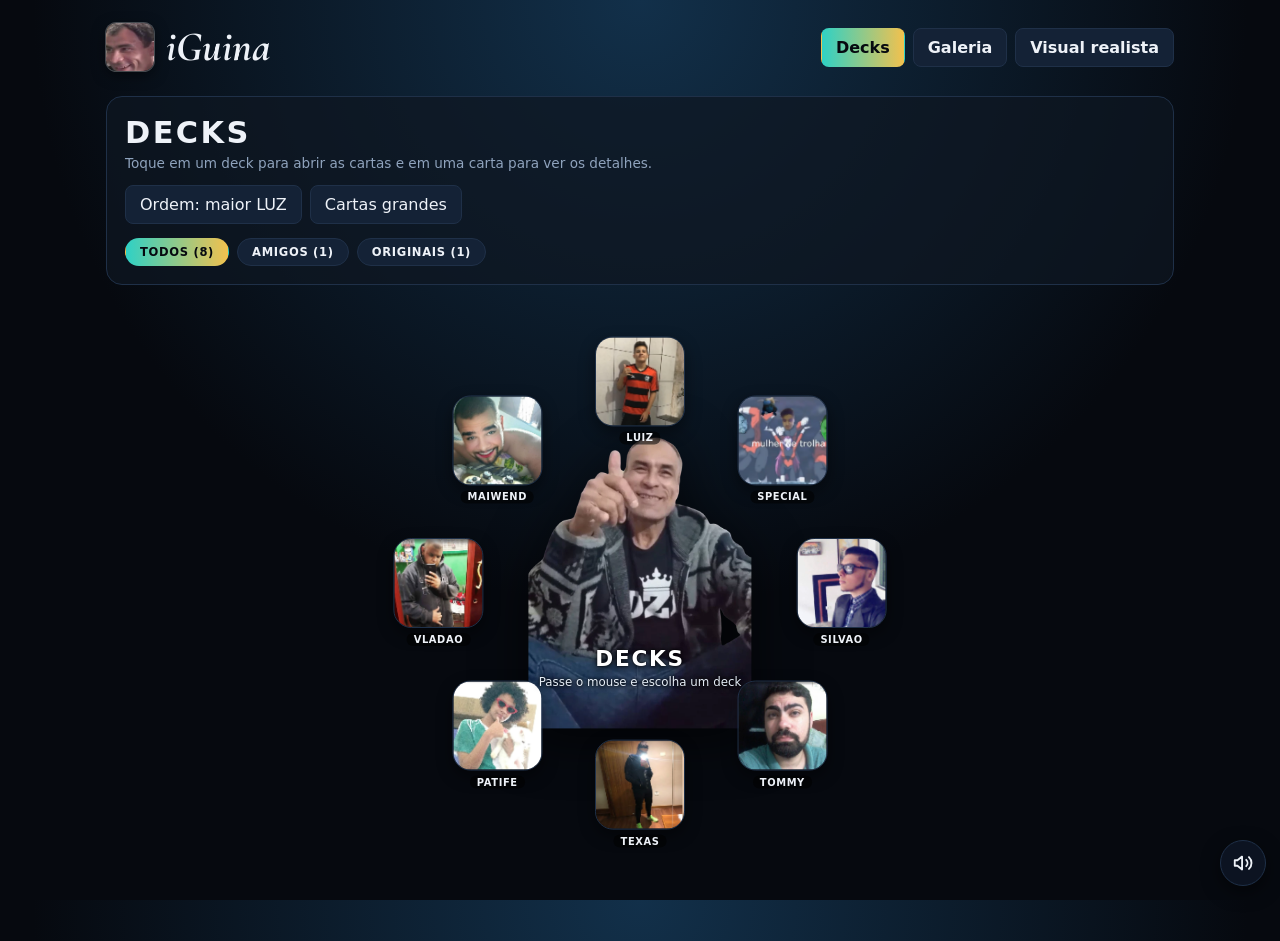
<file: index.html>
<!DOCTYPE html>
<html lang="pt-BR">
<head>
<meta charset="utf-8">
<meta name="viewport" content="width=device-width, initial-scale=1, viewport-fit=cover">
<title>iGuina</title>
<link rel="stylesheet" href="css/style.css">
<link href="https://fonts.googleapis.com/css2?family=Cormorant+Garamond:ital,wght@1,600&family=Cinzel:wght@600;700&family=EB+Garamond:ital,wght@0,400;0,600;1,400&display=swap" rel="stylesheet">
<body>
<button type="button" class="mus" id="mus"></button>
<header>
  <h1 class="logo"><img class="logoic" id="logoic" alt=""><span id="logot">iGuina</span></h1>
  <nav aria-label="Seções">
    <button type="button" id="td" aria-pressed="true">Decks</button>
    <button type="button" id="tg" aria-pressed="false">Galeria</button>
    <button type="button" id="tm" aria-pressed="false">Criar carta</button>
    <button type="button" id="ts" aria-pressed="true">Visual realista</button>
  </nav>
</header>
<main>
  <section id="dks">
    <div class="dkhead">
      <div class="dkt"><h2 id="dtitle"></h2><p id="dsub"></p></div>
      <div class="dktools">
        <button type="button" class="ghost" id="dsort"></button>
        <button type="button" class="ghost" id="dexp"></button>
        <button type="button" class="ghost" id="dsize"></button>
        <button type="button" class="ghost" id="dedit"></button>
      </div>
      <div class="dkedit" id="dkedit" hidden>
        <label>Nome do site<input id="elogo"></label>
        <label>Ícone do site<input type="file" id="elogoic" accept="image/*"></label>
        <label>Título da página<input id="etitle"></label>
        <label>Subtítulo<input id="esub"></label>
        <label>Imagem do centro da roda (PNG sem fundo fica melhor)<input type="file" id="ecim" accept="image/*"></label>
        <button type="button" class="ghost" id="ecrm">Usar a imagem padrão</button>
        <button type="button" id="dnew">+ Novo deck</button>
        <button type="button" class="ghost" id="dexport">Exportar para visualização</button>
        <span class="expst" id="expst"></span>
      </div>
      <div class="chips" id="dchips"></div>
    </div>
    <div id="orbit"></div>
    <div id="dpanel"></div>
    <div id="dlist" hidden></div>
  </section>
  <section id="gal" hidden>
    <div class="tools">
      <input id="q" type="search" placeholder="Buscar por nome, frase ou habilidade" aria-label="Buscar cartas">
      <select id="fr" aria-label="Filtrar por raridade"><option value="">Todas as raridades</option><option>Comum</option><option>Rara</option><option>Épica</option><option>Lendária</option><option>Mítica</option><option>Necromante</option><option>Coração Partido</option><option>Rage</option><option>Vida Boa</option><option>Forma Base</option><option>Moments</option><option>Counter</option></select>
      <select id="so" aria-label="Ordenar"><option value="p">Maior poder</option><option value="n">Nome</option><option value="r">Mais recentes</option></select>
    </div>
    <div class="grid" id="grid"></div>
    <p class="none" id="none" hidden>Nenhuma carta encontrada.</p>
  </section>
  <section id="mk" hidden>
    <div class="work">
      <div id="pv" aria-live="polite"></div>
      <form id="f" autocomplete="off">
        <label>Nome<input id="name"></label>
        <label>Subtítulo (frase logo abaixo do nome)<input id="sub"></label>
        <label>Nome da habilidade<input id="ab"></label>
        <label>O que a habilidade faz<textarea id="abd"></textarea></label>
        <label>Descrição (frase de efeito no rodapé)<textarea id="desc"></textarea></label>
        <div class="row">
          <label>Tipo<input id="type"></label>
          <label style="grid-template-columns:1fr">Raridade<select id="rar"><option>Comum</option><option>Rara</option><option>Épica</option><option>Lendária</option><option>Mítica</option><option>Necromante</option><option>Coração Partido</option><option>Rage</option><option>Vida Boa</option><option>Forma Base</option><option>Moments</option><option>Counter</option></select></label>
        </div>
        <label>Deck<select id="cdk"></select></label>
        <label>Foto<input type="file" id="photo" accept="image/*"></label>
        <fieldset id="fxp"><legend>Efeitos da foto</legend>
          <label class="chk"><input type="checkbox" id="cut"> Remover o fundo (detecta a pessoa ou o objeto no centro)</label>
          <label>Sensibilidade do fundo<input type="range" id="tol" min="10" max="120" value="45"></label>
          <label>Vinheta: esmaecer as bordas e mesclar com a carta<input type="range" id="vig" min="0" max="100" value="0"></label>
        </fieldset>
        <label class="chk"><input type="checkbox" id="full"> Arte total (a foto ocupa a carta inteira)</label>
        <div id="bopts" hidden style="display:grid;gap:10px">
        <label class="chk"><input type="checkbox" id="over"> Traçado do fundo por cima da foto</label>
        <label class="chk"><input type="checkbox" id="sil" checked> Moments: silhueta sobre a foto</label>
        <label>Cor da carta<input type="color" id="bcolor" value="#8fd8ff"></label>
        <button type="button" class="ghost" id="bclr">Voltar à cor padrão</button>
        </div>
        <div id="hopts" hidden style="display:grid;gap:10px">
          <label class="chk"><input type="checkbox" id="hattr" checked> Mostrar os atributos (Coração Partido e Counter)</label>
        </div>
        <fieldset id="st"><legend>Atributos (nome e nota de 0 a 100)</legend></fieldset>
        <button type="button" id="save">Salvar na galeria</button>
      </form>
    </div>
  </section>
</main>
<dialog id="dlg" aria-label="Detalhe da carta">
  <div id="big"></div>
  <div class="acts">
    <button type="button" class="ghost" id="ed">Editar</button>
    <button type="button" class="ghost" id="rm">Remover</button>
    <button type="button" id="cl">Fechar</button>
  </div>
</dialog>
<dialog id="icdlg" aria-label="Mudar o ícone do deck">
  <div class="icbox">
    <h3>Ícone do deck</h3>
    <label>Emoji ou símbolo<input id="icem" maxlength="4" placeholder="🎮"></label>
    <label>Ou envie uma imagem<input type="file" id="icf" accept="image/*"></label>
    <div class="icprev" id="icprev"></div>
    <div class="acts"><button type="button" class="ghost" id="icno">Cancelar</button><button type="button" id="icok">Salvar</button></div>
  </div>
</dialog>
<script src="js/data.js"></script>
<script src="js/app.js"></script>
</body>
</html>
</file>
<file: css/style.css>
:root{
  color-scheme: dark;
  --bg:#06090f; --card:#0e1624; --ink:#eef2f8; --muted:#8fa3bd; --line:#1f3048; --field:#142236; --a:#f2c14e; --b:#2fd1c5;
  box-sizing:border-box; padding-top:env(safe-area-inset-top,0px); padding-bottom:env(safe-area-inset-bottom,0px);
}
@media (prefers-color-scheme: dark){ :root:not([data-theme="light"]){ --bg:#06090f; --card:#0e1624; --ink:#eef2f8; --muted:#8fa3bd; } }
:root[data-theme="dark"]{ --bg:#06090f; --card:#0e1624; --ink:#eef2f8; --muted:#8fa3bd; }
@property --ang{ syntax:'<angle>'; initial-value:0deg; inherits:false; }
*{ box-sizing:border-box; }
html{ height:100%; }
body{ margin:0; min-height:100%; background:radial-gradient(circle at 50% 0%, #12304a, var(--bg) 55%); color:var(--ink); font-family:system-ui,-apple-system,"Segoe UI",sans-serif; }
header{ max-width:1100px; margin:0 auto; padding:22px 16px 8px; display:flex; flex-wrap:wrap; gap:12px 24px; align-items:center; justify-content:space-between; }
.logo{ margin:0; display:flex; align-items:center; gap:.3em; font-family:'Cormorant Garamond',Georgia,serif; font-style:italic; font-size:clamp(1.8rem,5vw,2.6rem); }
.logoic{ width:1.15em; height:1.15em; border-radius:22%; object-fit:cover; box-shadow:0 0 0 1px rgba(255,255,255,.25),0 4px 14px rgba(0,0,0,.5); }
nav{ display:flex; gap:8px; }
nav button{ background:var(--field); color:var(--ink); border:1px solid var(--line); }
nav button[aria-pressed="true"]{ background:linear-gradient(90deg,var(--b),var(--a)); color:#06090f; border-color:transparent; }
main{ max-width:1100px; margin:0 auto; padding:8px 16px 56px; }
button{ font:inherit; font-weight:600; cursor:pointer; border:0; border-radius:8px; padding:9px 14px; color:#06090f; background:linear-gradient(90deg,var(--b),var(--a)); }
button.ghost{ background:var(--field); color:var(--ink); border:1px solid var(--line); font-weight:500; }
input,textarea,select{ font:inherit; color:var(--ink); background:var(--field); border:1px solid var(--line); border-radius:8px; padding:8px 10px; width:100%; }
input[type=checkbox]{ width:auto; }
textarea{ min-height:64px; resize:vertical; }
:is(input,textarea,select,button,.tile):focus-visible{ outline:2px solid var(--b); outline-offset:2px; }
.tools{ display:grid; grid-template-columns:2fr 1fr 1fr; gap:10px; margin:10px 0 26px; }
@media (max-width:600px){ .tools{ grid-template-columns:1fr; } }
.grid{ display:grid; grid-template-columns:repeat(auto-fill,minmax(min(100%,340px),1fr)); gap:30px; justify-items:center; }
.tile{ cursor:pointer; transition:transform .18s; }
.tile:hover{ transform:translateY(-6px); }
.none{ color:var(--muted); text-align:center; padding:40px 0; }

/* moldura: formato assimétrico + efeitos por raridade */
.frame{ --g:rgba(170,180,192,.2); --ho:0; --go:0; position:relative; width:min(92vw,330px);
  filter:drop-shadow(0 10px 20px rgba(0,0,0,.6)) drop-shadow(0 0 8px var(--g));
  transform:perspective(800px) rotateX(var(--rx,0deg)) rotateY(var(--ry,0deg)); transition:transform .12s ease-out; }
.frame[data-r="Comum"]{ --a:#c3ccd6; --b:#5f6b78; }
.frame[data-r="Rara"]{ --a:#4aa3ff; --b:#2fd1c5; --g:rgba(74,163,255,.5); --ho:.25; }
.frame[data-r="Épica"]{ --a:#b57bff; --b:#ff5fa8; --g:rgba(181,123,255,.6); --ho:.45; --go:.3; }
.frame[data-r="Lendária"]{ --a:#f2c14e; --b:#2fd1c5; --g:rgba(242,193,78,.7); --ho:.6; --go:.45; }
.frame[data-r="Mítica"]{ --a:#ff5fa8; --b:#5ff0ff; --g:rgba(255,120,200,.7); --ho:.85; --go:.6; }
.frame[data-r="Necromante"]{ --a:#39ff6a; --b:#8a948a; --card:#0a0f0b; --g:rgba(57,255,106,.6); --ho:.5; --go:.4; }
.frame:not([data-r="Comum"]){ animation:gl 3s ease-in-out infinite; }
@keyframes gl{
  0%,100%{ filter:drop-shadow(0 10px 20px rgba(0,0,0,.6)) drop-shadow(0 0 6px var(--g)); }
  50%{ filter:drop-shadow(0 10px 20px rgba(0,0,0,.6)) drop-shadow(0 0 22px var(--g)); } }
.card{ position:relative; display:flex; min-height:540px; padding:9px;
  clip-path:polygon(0 6%,6% 0,60% 0,64% 2.4%,100% 2.4%,100% 94%,94% 100%,36% 100%,32% 97.6%,0 97.6%);
  background:linear-gradient(145deg,var(--a),var(--b) 55%,var(--a)); }
.card[data-r="Comum"]{ background:linear-gradient(145deg,#c3ccd6,#5f6b78 50%,#aab4c0); }
.card[data-r="Épica"]{ background:conic-gradient(from var(--ang,0deg),#b57bff,#ff5fa8,#4a2a8a,#b57bff 50%,#ff5fa8,#4a2a8a,#b57bff); animation:spin 5s linear infinite; }
.card[data-r="Lendária"]{ background:conic-gradient(from var(--ang,0deg),#fff3b0,#f2c14e,#a8741a,#f2c14e,#fff3b0,#2fd1c5,#f2c14e,#a8741a,#fff3b0); animation:spin 4s linear infinite; }
.card[data-r="Mítica"]{ background:conic-gradient(from var(--ang,0deg),#ff5f5f,#ffd95f,#5fff8a,#5fd0ff,#9b6bff,#ff5fd0,#ff5f5f); animation:spin 3s linear infinite; }
.card[data-r="Necromante"]{ background:conic-gradient(from var(--ang,0deg),#39ff6a,#080c09,#8a948a,#1a261b,#39ff6a 50%,#080c09,#8a948a,#39ff6a); animation:spin 7s linear infinite; }
.frame[data-r="Necromante"] .holo{ background-image:linear-gradient(115deg,transparent 20%,rgba(57,255,106,.5) 38%,rgba(190,200,190,.4) 52%,rgba(57,255,106,.45) 64%,transparent 80%); }
.frame[data-r="Necromante"] .glit{ animation:tw 2.4s ease-in-out infinite alternate; }
.frame[data-r="Necromante"] .holo::after{ content:""; position:absolute; inset:0; transform:translateX(-120%); animation:sw 5s ease-in-out infinite; background:linear-gradient(115deg,transparent 40%,rgba(160,255,190,.5) 50%,transparent 60%); }
.frame[data-r="Necromante"] .gem{ color:#04110a; }
.fx{ position:absolute; inset:0; z-index:2; pointer-events:none; overflow:hidden; }
.bolts{ position:absolute; inset:0; width:100%; height:100%; filter:drop-shadow(0 0 3px #39ff6a); }
.bolt{ fill:none; stroke:#caffd9; stroke-width:1.6; stroke-linejoin:round; stroke-linecap:round; vector-effect:non-scaling-stroke; opacity:0; animation:fl 4s infinite; }
.bolt:nth-child(2){ animation-delay:1.3s; animation-duration:5s; }
.bolt:nth-child(3){ animation-delay:2.6s; animation-duration:3.4s; }
@keyframes fl{ 0%,80%,100%{ opacity:0; } 82%{ opacity:1; } 84%{ opacity:.2; } 86%{ opacity:1; } 90%{ opacity:0; } }
.hand{ position:absolute; bottom:-16px; width:44px; height:92px; transform-origin:50% 100%; filter:drop-shadow(0 0 3px rgba(57,255,106,.3)) drop-shadow(0 -3px 5px #000); animation:rise 4.4s ease-in-out infinite; }
@keyframes rise{ 0%,100%{ transform:translateY(40px) rotate(var(--r,0deg)); } 38%{ transform:translateY(8px) rotate(var(--r,0deg)); } 44%{ transform:translateY(12px) rotate(calc(var(--r,0deg)*-.6)); } 52%,62%{ transform:translateY(-8px) rotate(calc(var(--r,0deg)*-1)); } 80%{ transform:translateY(24px) rotate(var(--r,0deg)); } }
.frame[data-r="Necromante"] .fx::before{ content:""; position:absolute; inset:auto 0 0 0; height:30%; background:linear-gradient(transparent,rgba(4,14,7,.8)); }
.frame[data-r="Coração Partido"]{ --a:#ff2a5f; --b:#ff7eb6; --card:#12060c; --g:rgba(255,42,95,.65); --ho:.4; --go:.35; }
.card[data-r="Coração Partido"]{ background:conic-gradient(from var(--ang,0deg),#ff2a4d,#0b0508,#ff7eb6,#3a0d1c,#ff2a4d 50%,#0b0508,#ff7eb6,#ff2a4d); animation:spin 6s linear infinite; }
.frame[data-r="Coração Partido"] .holo{ background-image:linear-gradient(115deg,transparent 20%,rgba(255,42,95,.5) 38%,rgba(255,170,210,.45) 52%,rgba(255,42,95,.45) 64%,transparent 80%); }
.frame[data-r="Coração Partido"] .glit{ animation:tw 2.4s ease-in-out infinite alternate; }
.frame[data-r="Coração Partido"] .holo::after{ content:""; position:absolute; inset:0; transform:translateX(-120%); animation:sw 5s ease-in-out infinite; background:linear-gradient(115deg,transparent 40%,rgba(255,190,220,.55) 50%,transparent 60%); }
.hfx .bolts{ filter:drop-shadow(0 0 3px #ff2a5f); }
.hfx .bolt{ stroke:#ffd0e2; }
.heart{ position:absolute; left:50%; top:40%; width:78%; transform:translate(-50%,-50%); overflow:visible; fill:none; stroke:#ff7eb6; stroke-width:2; stroke-linejoin:round; opacity:.5; filter:drop-shadow(0 0 5px #ff2a5f); animation:hb 5s ease-in-out infinite; }
.heart path{ vector-effect:non-scaling-stroke; transform-box:fill-box; transform-origin:50% 100%; }
.heart .hl{ animation:apL 5s ease-in-out infinite; }
.heart .hr{ animation:apR 5s ease-in-out infinite; }
@keyframes hb{ 0%,100%{ opacity:.12; } 45%,60%{ opacity:.85; } }
@keyframes apL{ 0%,100%{ transform:translate(0,0) rotate(0); } 50%{ transform:translate(-3px,1px) rotate(-4deg); } }
@keyframes apR{ 0%,100%{ transform:translate(0,0) rotate(0); } 50%{ transform:translate(3px,2px) rotate(4deg); } }
.frame[data-r="Rage"]{ --a:#ff3b1f; --b:#ff9a1f; --card:#0d0605; --g:rgba(255,70,20,.7); --ho:.45; --go:.4; }
.card[data-r="Rage"]{ background:conic-gradient(from var(--ang,0deg),#ff2a10,#0a0403,#ff9a1f,#2a0a05,#ff2a10 50%,#0a0403,#ff9a1f,#ff2a10); animation:spin 4s linear infinite, shk 4s infinite; }
@keyframes shk{ 0%,86%,100%{ transform:none; } 88%{ transform:translate(1.5px,-1px); } 90%{ transform:translate(-1.5px,1px); } 92%{ transform:translate(1px,1.2px); } 94%{ transform:translate(-1.2px,-1px); } 96%{ transform:translate(.8px,0); } }
.frame[data-r="Rage"] .holo{ background-image:linear-gradient(115deg,transparent 20%,rgba(255,40,20,.55) 38%,rgba(255,170,40,.5) 52%,rgba(255,40,20,.45) 64%,transparent 80%); }
.frame[data-r="Rage"] .glit{ animation:tw 1.6s ease-in-out infinite alternate; }
.frame[data-r="Rage"] .holo::after{ content:""; position:absolute; inset:0; transform:translateX(-120%); animation:sw 3.6s ease-in-out infinite; background:linear-gradient(115deg,transparent 40%,rgba(255,200,120,.55) 50%,transparent 60%); }
.frame[data-r="Rage"] .desc{ color:#ff4a2a; letter-spacing:.02em; border-top-color:#5a1208; text-shadow:0 0 6px rgba(255,40,0,.85), 2px 0 0 rgba(120,0,0,.7), 0 1px 0 #000; animation:dk 3.2s infinite; }
.frame[data-r="Rage"] .abd{ color:#e9c4b4; }
.frame[data-r="Rage"] .ab{ border-left-color:#ff3b1f; background:rgba(255,40,10,.07); }
@keyframes dk{ 0%,90%,100%{ opacity:1; } 92%{ opacity:.3; } 94%{ opacity:1; } 96%{ opacity:.5; } }
.pwrap{ position:relative; flex:1 1 110px; min-height:110px; display:flex; }
.pwrap>.photo{ flex:1 1 0; }
.inner.full>.pwrap{ position:absolute; inset:0; z-index:0; }
.inner.full .pwrap .photo{ padding:0; clip-path:none; background:none; }
.inner.full .rays{ display:none; }
.rays{ position:absolute; left:-12px; top:-12px; width:calc(100% + 24px); height:calc(100% + 24px); overflow:visible; pointer-events:none; z-index:2; filter:drop-shadow(0 0 3px #ff2a00); }
.rb{ fill:none; stroke:#ff6a2a; stroke-width:1.8; stroke-linejoin:round; stroke-linecap:round; vector-effect:non-scaling-stroke; opacity:0; animation:rfl 2.4s infinite; }
@keyframes rfl{ 0%,40%,100%{ opacity:0; } 44%{ opacity:1; } 48%{ opacity:.25; } 52%{ opacity:1; } 60%{ opacity:0; } }
.rfx::before{ content:""; position:absolute; inset:auto 0 0 0; height:28%; background:linear-gradient(transparent,rgba(255,60,0,.22)); }
.vein{ position:absolute; width:28px; height:28px; fill:none; stroke:#ff3b1f; stroke-width:1.7; stroke-linecap:round; filter:drop-shadow(0 0 4px #ff2a00); animation:beat 1.2s ease-in-out infinite; }
@keyframes beat{ 0%,100%{ transform:scale(.85) rotate(-6deg); } 20%{ transform:scale(1.2) rotate(4deg); } 40%{ transform:scale(.95) rotate(0); } }
/* ===== Lendária e Mítica: moldura própria ===== */
@property --ra{ syntax:'<angle>'; initial-value:0deg; inherits:false; }
@keyframes raysp{ to{ --ra:360deg; } }
.card[data-r="Lendária"]{ clip-path:polygon(0 6%,5% 0,26% 0,29% 1%,38% 1%,41% 0,60% 0,64% 2.4%,95% 2.4%,100% 5%,100% 94%,94% 100%,64% 100%,61% 99%,52% 99%,49% 100%,36% 100%,32% 97.6%,6% 97.6%,0 94%); background:repeating-linear-gradient(100deg,rgba(255,255,255,.08) 0 1px,transparent 1px 3px),conic-gradient(from var(--ang,0deg),#f7e7a1,#c99a2e,#7a5714,#d9b04a,#f7e7a1 25%,#b07f1f,#6b4a10,#e3c25f,#f7e7a1); animation:spin 6s linear infinite; }
.card[data-r="Mítica"]{ clip-path:polygon(0 9%,8% 0,50% 0,54% 2.6%,100% 2.6%,100% 40%,98.6% 43%,100% 46%,100% 91%,92% 100%,46% 100%,42% 97.4%,0 97.4%,0 60%,1.4% 57%,0 54%); background:conic-gradient(from var(--ang,0deg),#0a0204,#6e0f2c,#2b0610,#a3173f,#0a0204 50%,#6e0f2c,#2b0610,#a3173f,#0a0204); animation:spin 7s linear infinite; }
.frame[data-r="Lendária"]{ --g:rgba(220,170,60,.6); }
.frame[data-r="Mítica"]{ --a:#d12a5a; --b:#7a1230; --card:#0d0507; --g:rgba(170,20,60,.65); }
.frame[data-r="Mítica"] .holo{ background-image:linear-gradient(115deg,transparent 25%,rgba(160,20,60,.5) 40%,rgba(230,90,120,.4) 52%,rgba(120,10,40,.5) 62%,transparent 78%); }
.edge{ position:absolute; inset:0; width:100%; height:100%; overflow:visible; pointer-events:none; }
.edge polygon{ fill:none; stroke-width:1; vector-effect:non-scaling-stroke; transform-origin:50px 50px; transform:scale(.978,.984); }
.lfx .edge polygon{ stroke:rgba(250,230,150,.85); }
.mfx .edge{ filter:drop-shadow(0 0 2px #c2294f); }
.mfx .edge polygon{ stroke:rgba(255,170,190,.9); animation:edg 3s ease-in-out infinite alternate; }
@keyframes edg{ from{ opacity:.45; } to{ opacity:1; } }
.lfx .bolts{ filter:drop-shadow(0 0 3px #f2c14e); }
.lfx .bolt{ stroke:#fff1b8; stroke-width:1.1; }
.mfx .bolts{ filter:drop-shadow(0 0 3px #e0335f) drop-shadow(0 0 7px #7a0f2b); }
.mfx .bolt{ stroke:#ffd0dc; stroke-width:1.3; animation:mfl 3s infinite; }
@keyframes mfl{ 0%,30%,100%{ opacity:0; } 33%{ opacity:1; } 36%{ opacity:.3; } 39%{ opacity:1; } 44%{ opacity:0; } }
.rays-l{ position:absolute; inset:0 0 38% 0; background:repeating-conic-gradient(from var(--ra,0deg) at 50% -10%,rgba(255,236,160,.14) 0 2.5deg,transparent 2.5deg 8deg); -webkit-mask-image:linear-gradient(#000 20%,transparent); mask-image:linear-gradient(#000 20%,transparent); mix-blend-mode:screen; animation:raysp 70s linear infinite; }
.stud{ position:absolute; width:7px; height:7px; transform:rotate(45deg); background:radial-gradient(circle at 35% 30%,#fff7c8,#d9a93c 55%,#7a5714); box-shadow:0 0 0 1px rgba(0,0,0,.6); }
/* ===== Vida Boa ===== */
.frame[data-r="Vida Boa"]{ --a:#ffd23f; --b:#2aa9e0; --card:#0a1a2c; --g:rgba(255,210,63,.55); --ho:.35; --go:.3; }
.card[data-r="Vida Boa"]{ clip-path:polygon(0 5%,5% 0,95% 0,100% 5%,100% 98.6%,92% 99.6%,84% 100%,76% 99.6%,68% 98.8%,60% 98.4%,52% 98.8%,44% 99.6%,36% 100%,28% 99.6%,20% 98.8%,12% 98.4%,6% 98.8%,0 99.4%); background:conic-gradient(from var(--ang,0deg),#ffd23f,#ffffff,#2aa9e0,#0d6fb8,#ffffff,#ffd23f 50%,#ffffff,#2aa9e0,#ffd23f); animation:spin 6s linear infinite; }
.frame[data-r="Vida Boa"] .holo{ background-image:linear-gradient(115deg,transparent 20%,rgba(255,220,90,.5) 38%,rgba(255,255,255,.5) 50%,rgba(70,180,255,.5) 62%,transparent 80%); }
.vfx .edge polygon{ stroke:rgba(255,244,190,.85); }
.sun{ position:absolute; inset:0 0 40% 0; background:radial-gradient(circle at 90% 0%,rgba(255,220,90,.5),transparent 40%),repeating-conic-gradient(from var(--ra,0deg) at 90% -6%,rgba(255,240,170,.13) 0 2.5deg,transparent 2.5deg 8deg); -webkit-mask-image:linear-gradient(#000 25%,transparent); mask-image:linear-gradient(#000 25%,transparent); mix-blend-mode:screen; animation:raysp 80s linear infinite; }
.wv{ position:absolute; left:0; bottom:0; width:200%; height:30px; animation:wvx 8s linear infinite; }
.wv path{ fill:rgba(42,169,224,.3); }
.wv.w2{ height:20px; animation-duration:5.5s; animation-direction:reverse; }
.wv.w2 path{ fill:rgba(255,255,255,.26); }
@keyframes wvx{ to{ transform:translateX(-50%); } }
.cf{ position:absolute; top:-10px; width:4px; height:7px; opacity:.75; border-radius:1px; animation:cfall 9s linear infinite; }
@keyframes cfall{ from{ transform:translateY(0) rotate(0); } to{ transform:translateY(620px) rotate(540deg); } }
body.real .frame[data-r="Vida Boa"]{ --fr:#d9a728; --fr2:#0f4f7a; --fl:#fff3b8; }
/* ===== Forma Base ===== */
.frame[data-r="Forma Base"]{ --a:#d9e2ec; --b:#8fd8ff; --card:#0b0e13; --g:rgba(190,230,255,.55); --ho:.4; --go:.3; }
.card:is([data-r="Forma Base"],[data-r="Moments"]){ clip-path:polygon(0 8%,6% 1.1%,36% 1.1%,40% 0,60% 0,64% 1.1%,94% 1.1%,100% 8%,100% 92%,94% 98.9%,64% 98.9%,60% 100%,40% 100%,36% 98.9%,6% 98.9%,0 92%); background:repeating-linear-gradient(95deg,rgba(255,255,255,.06) 0 1px,transparent 1px 3px),conic-gradient(from var(--ang,0deg),#23272d 0deg,#5c6671 60deg,#2b3037 140deg,#7c8794 200deg,#23272d 270deg,#4a535e 320deg,#ffffff 346deg,#9fe8ff 352deg,#23272d 360deg); animation:spin 4.5s linear infinite; }
.frame:is([data-r="Forma Base"],[data-r="Moments"]) .holo{ background-image:linear-gradient(115deg,transparent 20%,rgba(255,255,255,.5) 40%,rgba(143,216,255,.5) 52%,rgba(255,255,255,.45) 62%,transparent 80%); }
.bfx .edge polygon{ stroke:rgba(225,240,255,.8); stroke-dasharray:14 6; }
.scan{ position:absolute; left:0; right:0; top:0; height:22%; background:linear-gradient(transparent,rgba(180,230,255,.14),transparent); animation:scan 5.5s linear infinite; }
@keyframes scan{ from{ transform:translateY(-100%); } to{ transform:translateY(480%); } }
.ringwrap{ position:absolute; left:0; right:0; top:15%; height:36%; overflow:hidden; }
.ringb{ position:absolute; left:50%; top:50%; width:230px; height:230px; margin:-115px 0 0 -115px; border-radius:50%; border:1px dashed rgba(225,245,255,.55); animation:spinr 40s linear infinite; }
.ringb.r2{ width:170px; height:170px; margin:-85px 0 0 -85px; border:1px solid rgba(143,216,255,.45); border-top-color:transparent; border-bottom-color:transparent; animation-duration:26s; animation-direction:reverse; }
@keyframes spinr{ to{ transform:rotate(360deg); } }
.core{ position:absolute; left:50%; width:9px; height:9px; margin-left:-4.5px; transform:rotate(45deg); background:radial-gradient(circle at 35% 30%,#fff,#bfefff 50%,#5aa8d6); box-shadow:0 0 8px 2px rgba(190,235,255,.8); animation:cpulse 2.4s ease-in-out infinite; }
.core.t{ top:-1px; }
.core.b{ bottom:-1px; animation-delay:1.2s; }
@keyframes cpulse{ 0%,100%{ opacity:.55; } 50%{ opacity:1; } }
body.real .frame[data-r="Forma Base"]{ --fr:#4b5560; --fr2:#14171c; --fl:#cfe9f7; }
.card{ --phs:url(../images/img-55bd38d7d903.jpg); --ht:url(../images/img-9210a8aa889a.png); --phg:url(../images/img-721cdf52a91f.jpg); --trace:url(../images/img-478d0a6eefc1.png); }
body:not(.real) .card:is([data-r="Forma Base"],[data-r="Moments"]) .inner{ background:linear-gradient(rgba(6,9,13,.3),rgba(6,9,13,.5)), linear-gradient(color-mix(in srgb,var(--a) 55%,#0b1016),color-mix(in srgb,var(--a) 55%,#0b1016)), var(--phg) center/cover no-repeat, var(--card); background-blend-mode:normal,multiply,normal,normal; }
body:not(.real) .card:is([data-r="Forma Base"],[data-r="Moments"]) .inner::before{ content:""; position:absolute; inset:0; z-index:0; background:color-mix(in srgb,var(--a) 35%,#fff); -webkit-mask:var(--trace) center/cover no-repeat; mask:var(--trace) center/cover no-repeat; opacity:1; pointer-events:none; }
body.real .inner::before{ display:none; }
input[type=color]{ height:34px; padding:2px; cursor:pointer; }
.dkhead{ display:grid; gap:14px; margin:8px 0 18px; padding:18px; border:1px solid var(--line); border-radius:16px; background:rgba(15,23,34,.72); }
.dkt h2{ margin:0; font-size:clamp(1.3rem,4vw,1.9rem); letter-spacing:.08em; text-transform:uppercase; }
.dkt p{ margin:.35em 0 0; color:var(--muted); font-size:.85rem; }
.dktools{ display:flex; flex-wrap:wrap; gap:8px; }
.dkedit{ display:grid; grid-template-columns:repeat(auto-fit,minmax(190px,1fr)); gap:10px; align-items:end; }
.chips{ display:flex; flex-wrap:wrap; gap:8px; }
.chip{ padding:6px 14px; border-radius:999px; background:var(--field); color:var(--ink); border:1px solid var(--line); font-size:.72rem; letter-spacing:.06em; text-transform:uppercase; font-weight:600; }
.chip.on{ background:linear-gradient(90deg,var(--b),var(--a)); color:#06090f; border-color:transparent; }
.drow{ border:1px solid var(--line); border-radius:16px; background:linear-gradient(180deg,rgba(22,34,52,.85),rgba(12,18,28,.92)); margin-bottom:14px; }
.drow.open{ border-color:rgba(242,193,78,.45); }
.dhead{ display:flex; align-items:center; gap:14px; padding:14px 18px; cursor:pointer; }
.dic{ width:56px; height:56px; border-radius:14px; background:rgba(255,255,255,.06); border:1px solid var(--line); display:grid; place-items:center; font-size:1.9rem; overflow:hidden; padding:0; color:var(--ink); flex:0 0 auto; }
.dic img{ width:100%; height:100%; object-fit:cover; }
button.dic{ cursor:pointer; box-shadow:0 0 0 2px rgba(47,209,197,.5); }
.dmeta{ flex:1; min-width:0; }
.dn{ display:flex; align-items:center; gap:10px; flex-wrap:wrap; font-weight:800; letter-spacing:.08em; text-transform:uppercase; font-size:1.05rem; }
.dbadge{ display:inline-flex; align-items:center; gap:6px; padding:2px 10px; border-radius:10px; border:1px solid var(--line); background:rgba(0,0,0,.35); text-transform:none; letter-spacing:0; }
.dbadge b{ font-size:1.05rem; }
.dbadge i{ font-style:normal; font-size:.58rem; letter-spacing:.15em; color:var(--muted); border-left:1px solid var(--line); padding-left:6px; }
.dsubl{ margin-top:5px; font-size:.75rem; color:var(--muted); display:flex; align-items:center; gap:6px; flex-wrap:wrap; }
.dnm,.dgr{ width:min(100%,230px); padding:5px 8px; font-size:.85rem; }
.dnm{ font-weight:800; text-transform:uppercase; }
.ring{ width:56px; height:56px; flex:0 0 auto; }
.ring .on{ fill:var(--a); }
.ring .off{ fill:rgba(255,255,255,.16); }
.chev{ width:10px; height:10px; border-right:2px solid var(--muted); border-bottom:2px solid var(--muted); transform:rotate(45deg); transition:transform .2s; flex:0 0 auto; margin:0 4px 4px 0; }
.drow.open .chev{ transform:rotate(-135deg); margin:4px 4px 0 0; }
.dbody{ display:flex; gap:20px; overflow-x:auto; padding:6px 18px 22px; }
.dbody .tile{ flex:0 0 auto; }
.dbody.sm .tile{ zoom:.62; }
.dbody .none{ padding:10px 0; width:100%; }
.icbox{ width:min(92vw,360px); background:#0f1722; border:1px solid var(--line); border-radius:14px; padding:16px; display:grid; gap:12px; }
.icbox h3{ margin:0; font-size:1rem; }
.icprev{ display:flex; justify-content:center; min-height:56px; }
.ob{ --W:min(92vw,560px); --s:calc(var(--W)*var(--f,.16)); position:relative; width:var(--W); height:var(--W); margin:6px auto 22px; }
.ob-ring{ position:absolute; inset:0; animation:obspin 70s linear infinite; }
.ob-item{ position:absolute; left:50%; top:50%; width:var(--s); height:var(--s); margin:calc(var(--s)/-2) 0 0 calc(var(--s)/-2); transform:rotate(var(--a)) translateX(calc(var(--W)*.36)) rotate(calc(var(--a)*-1)); }
.ob-in{ position:relative; width:100%; height:100%; animation:obcnt 70s linear infinite; }
@keyframes obspin{ to{ transform:rotate(360deg); } }
@keyframes obcnt{ to{ transform:rotate(-360deg); } }
.ob:hover .ob-ring,.ob:hover .ob-in,.ob:focus-within .ob-ring,.ob:focus-within .ob-in{ animation-play-state:paused; }
.ob-btn{ width:100%; height:100%; border-radius:20%; padding:0; display:grid; place-items:center; overflow:hidden; cursor:pointer; color:var(--ink); background:rgba(255,255,255,.06); border:1px solid var(--line); font-size:calc(var(--s)*.5); transition:transform .2s,box-shadow .2s; box-shadow:0 6px 16px rgba(0,0,0,.45); }
.ob-btn img{ width:100%; height:100%; object-fit:cover; }
.ob-btn:hover,.ob-btn:focus-visible{ transform:scale(1.18); box-shadow:0 0 0 2px var(--a),0 0 22px rgba(242,193,78,.5); }
.ob-item.sel .ob-btn{ box-shadow:0 0 0 2px var(--b),0 0 20px rgba(47,209,197,.5); }
.ob-lb{ position:absolute; top:100%; left:50%; transform:translateX(-50%); margin-top:5px; max-width:calc(var(--s)*1.7); overflow:hidden; text-overflow:ellipsis; white-space:nowrap; font-size:.62rem; font-weight:700; letter-spacing:.06em; text-transform:uppercase; padding:1px 7px; border-radius:6px; background:rgba(0,0,0,.55); pointer-events:none; }
.ob-img{ position:absolute; left:50%; top:50%; width:52%; height:52%; transform:translate(-50%,-50%); object-fit:contain; filter:drop-shadow(0 10px 26px rgba(0,0,0,.65)); pointer-events:none; z-index:0; }
.ob-c{ position:absolute; inset:27%; display:grid; place-content:end center; text-align:center; gap:4px; padding:0 10px 4%; pointer-events:none; }
.ob-c b{ font-size:clamp(.95rem,3.4vw,1.35rem); letter-spacing:.08em; text-transform:uppercase; color:#fff; text-shadow:0 2px 10px #000,0 0 3px #000; }
.ob-c span{ font-size:.74rem; color:#e6eef7; text-shadow:0 1px 6px #000,0 0 3px #000; }
#dpanel .drow{ margin-top:4px; }
.mus{ position:fixed; right:max(14px,env(safe-area-inset-right,0px)); bottom:max(14px,env(safe-area-inset-bottom,0px)); z-index:60; width:46px; height:46px; padding:0; border-radius:50%; display:grid; place-items:center; color:var(--ink); background:rgba(14,22,36,.9); border:1px solid var(--line); box-shadow:0 6px 18px rgba(0,0,0,.5); cursor:pointer; }
.mus:hover{ border-color:var(--b); }
.mus[aria-pressed="true"]{ color:var(--muted); }
.mus svg{ width:22px; height:22px; fill:none; stroke:currentColor; stroke-width:2; stroke-linecap:round; stroke-linejoin:round; }
.expst{ grid-column:1/-1; font-size:.75rem; color:var(--muted); }
.viewonly #tm,.viewonly #dedit,.viewonly #dkedit,.viewonly #ed,.viewonly #rm{ display:none !important; }
/* ===== Counter: metal fantasma, vidro rachado e serrilhado ===== */
.frame[data-r="Counter"]{ --a:#8fa6ba; --b:#3a4552; --card:#06080b; --g:rgba(110,150,185,.4); --ho:.28; --go:.18; }
.card[data-r="Counter"]{ clip-path:polygon(0% 5%,5% 0%,7.0% 0%,8.65% 0.86%,10.31% 0%,11.96% 0.95%,13.62% 0%,15.27% 1.24%,16.92% 0%,18.58% 0.87%,20.23% 0%,21.88% 0.91%,23.54% 0%,25.19% 0.97%,26.85% 0%,28.5% 0.65%,30.15% 0%,31.81% 0.91%,33.46% 0%,35.12% 1.0%,36.77% 0%,38.42% 1.13%,40.08% 0%,41.73% 0.58%,43.38% 0%,45.04% 0.74%,46.69% 0%,48.35% 0.57%,50.0% 0%,51.65% 1.15%,53.31% 0%,54.96% 1.05%,56.62% 0%,58.27% 0.53%,59.92% 0%,61.58% 1.29%,63.23% 0%,64.88% 1.27%,66.54% 0%,68.19% 1.02%,69.85% 0%,71.5% 0.99%,73.15% 0%,74.81% 0.63%,76.46% 0%,78.12% 0.51%,79.77% 0%,81.42% 0.92%,83.08% 0%,84.73% 0.55%,86.38% 0%,88.04% 0.65%,89.69% 0%,91.35% 0.69%,95% 0%,100% 5%,100% 7.0%,99.16% 8.13%,100% 9.26%,98.64% 10.39%,100% 11.53%,98.67% 12.66%,100% 13.79%,98.19% 14.92%,100% 16.05%,98.58% 17.18%,100% 18.32%,98.43% 19.45%,100% 20.58%,98.6% 21.71%,100% 22.84%,98.41% 23.97%,100% 25.11%,98.65% 26.24%,100% 27.37%,98.87% 28.5%,100% 29.63%,98.0% 30.76%,100% 31.89%,98.01% 33.03%,100% 34.16%,98.19% 35.29%,100% 36.42%,98.35% 37.55%,100% 38.68%,98.82% 39.82%,100% 40.95%,98.92% 42.08%,100% 43.21%,98.85% 44.34%,100% 45.47%,99.12% 46.61%,100% 47.74%,98.28% 48.87%,100% 50.0%,98.72% 51.13%,100% 52.26%,98.18% 53.39%,100% 54.53%,98.74% 55.66%,100% 56.79%,98.05% 57.92%,100% 59.05%,98.18% 60.18%,100% 61.32%,99.2% 62.45%,100% 63.58%,98.95% 64.71%,100% 65.84%,98.11% 66.97%,100% 68.11%,98.64% 69.24%,100% 70.37%,98.02% 71.5%,100% 72.63%,98.72% 73.76%,100% 74.89%,99.11% 76.03%,100% 77.16%,98.44% 78.29%,100% 79.42%,98.27% 80.55%,100% 81.68%,98.88% 82.82%,100% 83.95%,99.1% 85.08%,100% 86.21%,98.8% 87.34%,100% 88.47%,98.04% 89.61%,100% 90.74%,98.29% 91.87%,100% 95%,95% 100%,93.0% 100%,91.35% 99.41%,89.69% 100%,88.04% 99.3%,86.38% 100%,84.73% 99.42%,83.08% 100%,81.42% 99.45%,79.77% 100%,78.12% 98.86%,76.46% 100%,74.81% 99.36%,73.15% 100%,71.5% 99.05%,69.85% 100%,68.19% 99.14%,66.54% 100%,64.88% 99.35%,63.23% 100%,61.58% 98.91%,59.92% 100%,58.27% 99.4%,56.62% 100%,54.96% 98.99%,53.31% 100%,51.65% 99.41%,50.0% 100%,48.35% 99.16%,46.69% 100%,45.04% 99.33%,43.38% 100%,41.73% 99.28%,40.08% 100%,38.42% 98.72%,36.77% 100%,35.12% 98.86%,33.46% 100%,31.81% 99.26%,30.15% 100%,28.5% 98.79%,26.85% 100%,25.19% 99.33%,23.54% 100%,21.88% 99.18%,20.23% 100%,18.58% 98.82%,16.92% 100%,15.27% 98.99%,13.62% 100%,11.96% 99.42%,10.31% 100%,8.65% 98.71%,5% 100%,0% 95%,0% 93.0%,1.06% 91.87%,0% 90.74%,1.11% 89.61%,0% 88.47%,1.73% 87.34%,0% 86.21%,1.19% 85.08%,0% 83.95%,1.16% 82.82%,0% 81.68%,0.89% 80.55%,0% 79.42%,0.91% 78.29%,0% 77.16%,1.5% 76.03%,0% 74.89%,1.09% 73.76%,0% 72.63%,1.52% 71.5%,0% 70.37%,1.25% 69.24%,0% 68.11%,1.34% 66.97%,0% 65.84%,1.95% 64.71%,0% 63.58%,1.38% 62.45%,0% 61.32%,1.49% 60.18%,0% 59.05%,1.84% 57.92%,0% 56.79%,1.02% 55.66%,0% 54.53%,0.98% 53.39%,0% 52.26%,1.89% 51.13%,0% 50.0%,1.78% 48.87%,0% 47.74%,1.1% 46.61%,0% 45.47%,1.03% 44.34%,0% 43.21%,1.69% 42.08%,0% 40.95%,1.93% 39.82%,0% 38.68%,1.04% 37.55%,0% 36.42%,1.94% 35.29%,0% 34.16%,1.86% 33.03%,0% 31.89%,1.52% 30.76%,0% 29.63%,1.31% 28.5%,0% 27.37%,0.92% 26.24%,0% 25.11%,0.85% 23.97%,0% 22.84%,1.96% 21.71%,0% 20.58%,1.09% 19.45%,0% 18.32%,1.65% 17.18%,0% 16.05%,1.11% 14.92%,0% 13.79%,1.79% 12.66%,0% 11.53%,1.52% 10.39%,0% 9.26%,1.15% 8.13%); background:repeating-linear-gradient(100deg,rgba(255,255,255,.05) 0 1px,transparent 1px 3px),conic-gradient(from var(--ang,0deg),#050608 0deg,#2a323b 50deg,#5a6c7d 95deg,#0b0e12 150deg,#1d242c 210deg,#46586a 260deg,#06080b 300deg,#8fb2cf 340deg,#dff0ff 351deg,#050608 360deg); animation:spin 9s linear infinite; }
.frame[data-r="Counter"] .holo{ background-image:linear-gradient(115deg,transparent 25%,rgba(150,190,225,.35) 42%,rgba(210,235,255,.3) 52%,rgba(120,150,190,.35) 62%,transparent 78%); }
.card[data-r="Counter"] .inner{ background:radial-gradient(ellipse at 50% 30%,#10151b,#06080b 70%); }
.card[data-r="Counter"] .ban{ background:linear-gradient(180deg,#1d242c,#07090c); border-top-color:#8fa6ba; }
.card[data-r="Counter"] .photo{ background:linear-gradient(135deg,#a9bccb,#2b3540 55%,#a9bccb); }
.card[data-r="Counter"] .tag{ background:linear-gradient(90deg,#39444f,#6d8296); color:#eaf4ff; }
.card[data-r="Counter"] .ab{ border-left-color:#8fa6ba; }
.card[data-r="Counter"] .sub{ color:#a9c0d3; text-shadow:0 1px 3px #000; }
.cnt .edge polygon{ stroke:rgba(150,175,198,.55); }
.crk{ position:absolute; inset:0; width:100%; height:100%; pointer-events:none; overflow:visible; filter:drop-shadow(0 0 2px rgba(150,190,220,.4)); }
.crk polyline{ fill:none; stroke:rgba(205,228,245,.42); stroke-width:.9; stroke-linejoin:round; vector-effect:non-scaling-stroke; animation:crk 7s ease-in-out infinite; }
.crk polygon{ fill:rgba(190,215,235,.05); stroke:rgba(205,228,245,.14); stroke-width:.6; vector-effect:non-scaling-stroke; transform-box:fill-box; animation:shd 6s steps(1) infinite; }
.crk polygon:nth-of-type(2){ animation-delay:-1.7s; }
.crk polygon:nth-of-type(3){ animation-delay:-3.1s; }
.crk polygon:nth-of-type(4){ animation-delay:-4.4s; }
@keyframes crk{ 0%,100%{ stroke:rgba(205,228,245,.32); } 50%{ stroke:rgba(225,240,255,.62); } }
@keyframes shd{ 0%,86%,100%{ transform:translate(0,0); } 88%{ transform:translate(.7px,-.5px); } 93%{ transform:translate(-.6px,.6px); } }
.cbo{ filter:drop-shadow(0 0 3px #7fb0d8) drop-shadow(0 0 8px #2a4a6a); }
.cbo .bolt{ stroke:#d7ecff; stroke-width:1.3; animation-name:mfl; }
.fogc{ position:absolute; left:-10%; right:-10%; bottom:-8px; height:90px; mix-blend-mode:screen; filter:blur(4px); animation:fogd 11s ease-in-out infinite alternate; background:radial-gradient(60% 100% at 0% 100%,rgba(120,150,180,.32),transparent 70%),radial-gradient(60% 100% at 100% 100%,rgba(90,120,150,.3),transparent 70%); }
body.real .frame[data-r="Counter"]{ --fr:#2a323a; --fr2:#07090c; --fl:#9fb4c6; }
.card.noattr .stats{ display:none; }
.card.noattr .abd{ font-size:.86rem; line-height:1.4; }
.stkbar{ display:flex; align-items:center; gap:12px; padding:2px 18px 0; font-size:.75rem; color:var(--muted); flex-wrap:wrap; }
.dbody.stack{ position:relative; display:block; height:calc(590px*var(--zf,1)); overflow-x:auto; overflow-y:hidden; padding:10px 18px 14px; }
.dbody.stack .tile{ position:absolute; left:calc(18px/var(--zf,1)); top:calc(14px/var(--zf,1)); --x:calc(min(var(--i),4)*10px); --sc:calc(1 - min(var(--i),4)*.03); transform-origin:left center; transform:translateX(var(--x)) scale(var(--sc)); filter:brightness(calc(1 - min(var(--i),4)*.1)); transition:transform .5s cubic-bezier(.2,.8,.2,1),filter .3s; transition-delay:calc(var(--i)*25ms); }
.dbody.stack:hover .tile,.dbody.stack.ex .tile{ --x:calc(var(--i)*var(--g)); --sc:1; filter:none; }
.dbody.stack .tile:hover{ transform:translateX(var(--x)) scale(var(--sc)) translateY(-8px); z-index:99 !important; }
input[type=range]{ padding:0; height:22px; accent-color:#2fd1c5; }
.photo.blend{ background:none; padding:0; clip-path:none; box-shadow:none; }
.photo.blend .pic{ background:none; clip-path:none; box-shadow:none; }
.photo.blend .pic::after{ display:none; }
body.real .photo.blend{ background:none; padding:0; box-shadow:none; }
body.real .photo.blend .pic{ background:none; }
/* ===== Moments: rosto em destaque como textura ===== */
.frame[data-r="Moments"]{ --a:#ff8a1f; --b:#ff4f9a; --card:#0a0a0a; --g:rgba(255,110,60,.6); --ho:.5; --go:.35; }
.card[data-r="Moments"]{ background:repeating-linear-gradient(95deg,rgba(255,255,255,.06) 0 1px,transparent 1px 3px),conic-gradient(from var(--ang,0deg),#0a0a0a 0deg,#ff7a1a 55deg,#ffd23f 105deg,#0a0a0a 155deg,#ff4f9a 215deg,#ff7a1a 265deg,#0a0a0a 305deg,#ffd23f 336deg,#fff6c8 349deg,#0a0a0a 360deg); }
.frame[data-r="Moments"] .holo{ background-image:linear-gradient(115deg,transparent 20%,rgba(255,79,154,.5) 38%,rgba(255,210,63,.5) 52%,rgba(255,122,26,.5) 64%,transparent 80%); }
.card[data-r="Moments"] .stats,.card[data-r="Moments"] .gem,.card[data-r="Moments"] .ringwrap,.card[data-r="Moments"] .scan{ display:none; }
body:not(.real) .card[data-r="Moments"] .inner{ background:var(--ht) calc(50% + 14px) 50%/auto 108% no-repeat, linear-gradient(rgba(6,9,13,.1),rgba(6,9,13,.32)), linear-gradient(color-mix(in srgb,var(--a) 80%,#10151c),color-mix(in srgb,var(--a) 80%,#10151c)), var(--phs) calc(50% + 14px) 50%/auto 108% no-repeat, var(--card); background-blend-mode:normal,normal,multiply,normal,normal; }
body:not(.real) .card[data-r="Moments"] .inner::before{ filter:contrast(1.5) brightness(1.5); -webkit-mask-size:auto 108%; mask-size:auto 108%; -webkit-mask-position:calc(50% + 14px) 50%; mask-position:calc(50% + 14px) 50%; }
.card[data-r="Moments"] .trace{ background-size:auto 108%; background-position:calc(50% + 14px) 50%; }
.card[data-r="Moments"] .low{ padding:8px 10px 10px; border-radius:6px; border:1px solid rgba(255,255,255,.18); background:linear-gradient(rgba(8,10,14,.78),rgba(8,10,14,.9)); }
.card[data-r="Moments"] .abn{ font-size:1.05rem; }
.card[data-r="Moments"] .abd{ font-size:.86rem; line-height:1.4; }
.card[data-r="Moments"] .ban{ padding-left:12px; }
.card[data-r="Moments"] .sub{ margin-left:4px; color:#fff; text-shadow:0 1px 3px #000,0 0 8px #000; }
.card[data-r="Moments"] .ban{ background:linear-gradient(180deg,#1a1a1a,#050505); border-top-color:#ffd23f; }
.card[data-r="Moments"] .tag{ background:linear-gradient(90deg,#ffd23f,#ff8a1f); color:#0a0a0a; }
.card[data-r="Moments"] .low{ border-color:rgba(255,160,60,.45); }
.card[data-r="Moments"] .edge polygon{ stroke:rgba(255,226,140,.9); }
.card[data-r="Moments"] .core{ background:radial-gradient(circle at 35% 30%,#fff,#ffd23f 50%,#ff7a1a); box-shadow:0 0 8px 2px rgba(255,170,60,.8); }
.mbo{ filter:drop-shadow(0 0 3px #ffb21f) drop-shadow(0 0 8px #ff3d8a); }
.mbo .bolt{ stroke:#fff6c8; stroke-width:1.5; animation-name:mfl; }
.fogm{ position:absolute; left:-10%; right:-10%; bottom:-8px; height:96px; mix-blend-mode:screen; filter:blur(3px); animation:fogd 9s ease-in-out infinite alternate;
  background:radial-gradient(60% 100% at 0% 100%,rgba(255,92,150,.45),transparent 70%),radial-gradient(60% 100% at 100% 100%,rgba(255,160,40,.42),transparent 70%),radial-gradient(80% 60% at 50% 100%,rgba(255,236,170,.16),transparent 75%); }
@keyframes fogd{ from{ transform:translateX(-14px); opacity:.75; } to{ transform:translateX(14px); opacity:1; } }
.msil{ position:absolute; left:-4px; top:84px; height:296px; width:auto; z-index:3; pointer-events:none; filter:drop-shadow(0 0 1.5px rgba(255,255,255,.7)) drop-shadow(0 0 9px rgba(255,255,255,.22)); }
.card[data-r="Moments"]{ --phs:url(../images/img-9420a4c74746.jpg); --ht:url(../images/img-3f4a1e607f78.png); --trace:url(../images/img-fdc5e3da3eaa.png); }
body.real .frame[data-r="Moments"]{ --fr:#b8501a; --fr2:#2a0f05; --fl:#ffd28a; }
.card:is([data-r="Forma Base"],[data-r="Moments"]).tint{ background:repeating-linear-gradient(95deg,rgba(255,255,255,.06) 0 1px,transparent 1px 3px),conic-gradient(from var(--ang,0deg),color-mix(in srgb,var(--bc) 22%,#0c0e11) 0deg,color-mix(in srgb,var(--bc) 55%,#1a1d22) 60deg,color-mix(in srgb,var(--bc) 30%,#0c0e11) 140deg,color-mix(in srgb,var(--bc) 85%,#fff) 200deg,color-mix(in srgb,var(--bc) 22%,#0c0e11) 270deg,color-mix(in srgb,var(--bc) 50%,#1a1d22) 320deg,#fff 346deg,color-mix(in srgb,var(--bc) 55%,#fff) 352deg,color-mix(in srgb,var(--bc) 22%,#0c0e11) 360deg); }
.trace{ position:absolute; inset:9px; background:var(--trace) center/cover no-repeat; mix-blend-mode:screen; filter:drop-shadow(0 0 1.5px rgba(0,0,0,.7)) brightness(1.5); -webkit-mask-image:linear-gradient(#000 52%,transparent 80%); mask-image:linear-gradient(#000 52%,transparent 80%); }
/* ===== visual realista ===== */
body.real{ --noise:url("data:image/svg+xml;utf8,<svg xmlns='http://www.w3.org/2000/svg' width='120' height='120'><filter id='n'><feTurbulence type='fractalNoise' baseFrequency='.8' numOctaves='2' stitchTiles='stitch'/><feColorMatrix values='0 0 0 0 0 0 0 0 0 0 0 0 0 0 0 0 0 0 .35 0'/></filter><rect width='120' height='120' filter='url(%23n)'/></svg>"); }
body.real .frame{ width:min(92vw,360px); animation:none !important; filter:drop-shadow(0 14px 16px rgba(0,0,0,.65)); }
body.real .frame[data-r="Comum"]{ --fr:#3a3d43; --fr2:#1b1d21; --fl:#8c919a; }
body.real .frame[data-r="Rara"]{ --fr:#8e98a4; --fr2:#4b5560; --fl:#e3e8ee; }
body.real .frame[data-r="Épica"]{ --fr:#55407a; --fr2:#251a3c; --fl:#b79be3; }
body.real .frame[data-r="Lendária"]{ --fr:#b8903a; --fr2:#5e4413; --fl:#fbe6a0; }
body.real .frame[data-r="Mítica"]{ --fr:#7a1230; --fr2:#2a0510; --fl:#e58aa5; }
body.real .frame[data-r="Necromante"]{ --fr:#243326; --fr2:#0b130c; --fl:#7fb98a; }
body.real .frame[data-r="Coração Partido"]{ --fr:#7a1b3a; --fr2:#330a18; --fl:#ff9fbf; }
body.real .frame[data-r="Rage"]{ --fr:#8f2a12; --fr2:#3a0e05; --fl:#ff9a5a; }
body.real .card[data-r]{ min-height:504px; padding:9px; clip-path:none; border-radius:17px; background:#0a0a0b; box-shadow:inset 0 0 0 1px #3b3b40; animation:none !important; }
body.real .inner{ clip-path:none; border-radius:7px; padding:10px 10px 24px; gap:6px; background:var(--noise),linear-gradient(115deg,rgba(255,255,255,.14),transparent 40%,rgba(0,0,0,.28)),linear-gradient(160deg,var(--fr),var(--fr2) 150%); box-shadow:inset 0 0 0 1px rgba(255,255,255,.2), inset 0 0 16px rgba(0,0,0,.5); }
body.real .ban{ padding:4px 10px; clip-path:none; border-radius:9px/13px; border:1px solid rgba(0,0,0,.6); background:var(--noise),linear-gradient(#f0e8d3,#d8ceb2); box-shadow:0 0 0 2px var(--fr2), 0 2px 3px rgba(0,0,0,.5), inset 0 1px 0 rgba(255,255,255,.7); }
body.real h2.n{ font-family:Cinzel,Georgia,serif; font-style:normal; font-weight:700; font-size:1.02rem; letter-spacing:.02em; color:#1c140c; }
body.real .sub{ margin:0 4px; font-family:'EB Garamond',Georgia,serif; font-size:.84rem; color:rgba(255,255,255,.82); text-shadow:0 1px 1px #000; }
body.real .photo{ clip-path:none; padding:3px; border-radius:3px; background:linear-gradient(135deg,var(--fl),var(--fr2) 55%,var(--fl)); box-shadow:0 0 0 1px #000, 0 2px 4px rgba(0,0,0,.6); }
body.real .pic{ clip-path:none; border-radius:1px; background:radial-gradient(circle at 50% 40%,#2a2f38,#0a0c10); }
body.real .pic::after{ content:""; position:absolute; inset:0; box-shadow:inset 0 0 14px rgba(0,0,0,.65); pointer-events:none; }
body.real .low{ padding:5px 9px 8px; gap:5px; color:#1c140c; border:1px solid rgba(0,0,0,.65); border-radius:3px; background:var(--noise),linear-gradient(#efe8d6,#ddd2b6); box-shadow:0 0 0 2px var(--fr2), inset 0 0 20px rgba(120,90,40,.4); }
body.real .type{ margin:-5px -9px 2px; padding:3px 9px; align-items:center; font-family:Cinzel,Georgia,serif; font-size:.68rem; color:#1c140c; background:linear-gradient(#e5dcc2,#cfc3a2); border-bottom:1px solid rgba(0,0,0,.45); border-radius:2px 2px 0 0; }
body.real .type span:last-child::before{ content:""; display:inline-block; width:8px; height:8px; margin-right:5px; transform:rotate(45deg); background:radial-gradient(circle at 35% 30%,#fff,var(--fl) 40%,var(--fr)); border:1px solid #000; }
body.real .frame .ab{ padding:0; border:0; background:none; }
body.real .tag{ padding:0; margin-right:5px; border-radius:0; background:none; color:#6b1d12; font-style:italic; font-size:.78rem; }
body.real .tag::after{ content:":"; }
body.real .abn{ font-family:'EB Garamond',Georgia,serif; font-size:.9rem; font-weight:600; }
body.real .frame .abd{ color:#2a2015; font-family:'EB Garamond',Georgia,serif; font-size:.82rem; line-height:1.3; }
body.real .stats{ gap:3px; }
body.real .stats li{ font-family:'EB Garamond',Georgia,serif; font-size:.74rem; grid-template-columns:84px 1fr 24px; }
body.real .bar{ height:4px; background:rgba(0,0,0,.2); box-shadow:inset 0 1px 1px rgba(0,0,0,.4); }
body.real .bar i{ background:linear-gradient(90deg,var(--fr2),var(--fr)); }
body.real .frame .desc{ border-top:1px solid rgba(0,0,0,.35); color:#3b2f20; font-family:'EB Garamond',Georgia,serif; font-size:.8rem; text-shadow:none; letter-spacing:0; animation:none; }
body.real .gem{ left:auto; top:auto; right:15px; bottom:12px; width:auto; min-width:46px; height:auto; padding:2px 9px; clip-path:none; border-radius:6px; border:2px solid var(--fr2); background:linear-gradient(#f0e8d3,#cfc3a2); color:#1c140c; font-family:Cinzel,Georgia,serif; font-size:.8rem; box-shadow:0 0 0 1px #000, 0 2px 5px rgba(0,0,0,.6); }
body.real .frame:not([data-r="Comum"]) .card::after{ content:""; position:absolute; left:50%; bottom:11px; width:30px; height:13px; transform:translateX(-50%); border-radius:50%; z-index:3; box-shadow:0 0 0 1px #000; background:radial-gradient(ellipse at 35% 30%,#fff,var(--fl) 40%,var(--fr2)); }
body.real .fx, body.real .rays{ display:none; }
body.real .holo{ opacity:calc(var(--ho)*.45); }
body.real .holo::after{ display:none !important; }
body.real .frame .glit{ animation:none !important; opacity:.7; mix-blend-mode:soft-light; background:radial-gradient(circle at calc(var(--mx,30)*1%) calc(var(--my,30)*1%),rgba(255,255,255,.55),transparent 55%); }
body.real .inner.full .low{ margin:auto 0 0; padding:5px 9px 8px; background:var(--noise),linear-gradient(rgba(239,232,214,.92),rgba(221,210,182,.92)); }
@keyframes spin{ to{ --ang:360deg; } }
.inner{ position:relative; flex:1; min-width:0; display:flex; flex-direction:column; gap:6px; padding:10px 11px 11px; background:var(--card);
  clip-path:polygon(0 5.5%,5.5% 0,58% 0,62% 2%,100% 2%,100% 94.5%,94.5% 100%,38% 100%,34% 98%,0 98%); }
.inner>*:not(.gem){ position:relative; z-index:1; }
.gem{ position:absolute; z-index:3; top:10px; left:10px; width:52px; padding:3px 4px 4px; border-radius:7px; display:flex; flex-direction:column; align-items:center; gap:2px; line-height:1; background:rgba(6,10,16,.18); text-shadow:0 1px 3px rgba(0,0,0,.85); }
.gem small{ font-size:.46rem; font-weight:700; letter-spacing:.14em; color:#9fb3c4; }
.gem .gv{ display:flex; align-items:center; gap:4px; }
.gem .gv b{ font-size:1.25rem; font-weight:800; letter-spacing:-.02em; color:#2fe0d8; font-variant-numeric:tabular-nums; }
.gem svg{ width:13px; height:13px; fill:none; stroke:#2fe0d8; stroke-width:2.4; stroke-linejoin:round; flex:0 0 auto; }
body.real .gem small{ color:#4a3b24; }
body.real .gem .gv b{ color:#1c140c; }
body.real .gem svg{ stroke:#0e8f89; }
.ban{ margin:0; padding:5px 12px 5px 48px; background:linear-gradient(180deg,#31425f,#162030); border-top:1px solid var(--a);
  clip-path:polygon(0 0,100% 0,97% 50%,100% 100%,0 100%,3% 50%); }
h2.n{ margin:0; font-family:'Cormorant Garamond',Georgia,serif; font-style:italic; font-weight:600; font-size:1.5rem; line-height:1.05; overflow-wrap:anywhere; }
.sub{ margin:0 0 0 48px; font-family:'Cormorant Garamond',Georgia,serif; font-style:italic; font-size:.95rem; line-height:1.2; color:var(--b); }
.photo{ flex:1 1 110px; min-height:110px; display:flex; padding:2px; background:linear-gradient(160deg,var(--a),var(--b));
  clip-path:polygon(0 0,90% 0,100% 9%,100% 100%,10% 100%,0 91%); }
.pic{ flex:1; position:relative; overflow:hidden; display:grid; place-items:center; color:var(--muted); font-size:.78rem; background:linear-gradient(160deg,#16314a,#0b1320);
  clip-path:polygon(0 0,90% 0,100% 9%,100% 100%,10% 100%,0 91%); }
.pic img{ position:absolute; inset:0; width:100%; height:100%; object-fit:cover; }
.low{ display:flex; flex-direction:column; gap:6px; }
.type{ display:flex; justify-content:space-between; font-size:.7rem; color:var(--muted); border-bottom:1px solid var(--line); padding-bottom:4px; }
.ab{ padding:6px 8px; border-left:3px solid var(--a); background:rgba(255,255,255,.05); border-radius:0 8px 8px 0; }
.tag{ display:inline-block; margin-right:8px; padding:1px 9px; font-size:.62rem; font-weight:800; border-radius:99px 99px 99px 3px; background:linear-gradient(90deg,#c4162c,#ff4a58); vertical-align:middle; }
.abn{ font-weight:700; font-size:.9rem; }
.abd{ margin:3px 0 0; font-size:.75rem; line-height:1.35; }
.stats{ display:grid; gap:4px; margin:0; padding:0; list-style:none; }
.stats li{ display:grid; grid-template-columns:90px 1fr 26px; align-items:center; gap:8px; font-size:.72rem; }
.bar{ height:6px; border-radius:3px; background:#1a2a40; overflow:hidden; }
.bar i{ display:block; height:100%; background:linear-gradient(90deg,var(--b),var(--a)); }
.stats b{ text-align:right; font-variant-numeric:tabular-nums; }
.desc{ margin:0; padding-top:5px; border-top:1px solid var(--line); font-family:'Cormorant Garamond',Georgia,serif; font-style:italic; font-size:.9rem; line-height:1.25; color:var(--muted); overflow-wrap:anywhere; }
/* arte total */
.inner.full>.photo{ position:absolute; inset:0; z-index:0; padding:0; clip-path:none; background:none; }
.inner.full .pic{ clip-path:none; }
.inner.full .low{ margin:auto -11px -11px; padding:28px 11px 11px; background:linear-gradient(transparent,rgba(6,10,16,.9) 22%); }
/* brilho holográfico, brilhos e reflexo */
.holo,.glit{ position:absolute; inset:0; z-index:2; pointer-events:none; }
.holo{ opacity:var(--ho); mix-blend-mode:color-dodge; background-size:260% 260%; background-position:calc(var(--mx,30)*1%) calc(var(--my,30)*1%);
  background-image:linear-gradient(115deg,transparent 20%,rgba(255,80,160,.55) 35%,rgba(80,200,255,.55) 45%,rgba(255,240,120,.55) 55%,rgba(140,255,160,.55) 65%,transparent 80%); }
.glit{ opacity:var(--go); mix-blend-mode:overlay;
  background:radial-gradient(circle,#fff 0 1px,transparent 2px) 0 0/22px 22px, radial-gradient(circle,#fff 0 1px,transparent 2px) 11px 11px/22px 22px; }
.frame:is([data-r="Épica"],[data-r="Lendária"],[data-r="Mítica"]) .glit{ animation:tw 2.4s ease-in-out infinite alternate; }
.frame:is([data-r="Épica"],[data-r="Lendária"],[data-r="Mítica"]) .holo::after{ content:""; position:absolute; inset:0; transform:translateX(-120%); animation:sw 4.5s ease-in-out infinite;
  background:linear-gradient(115deg,transparent 40%,rgba(255,255,255,.55) 50%,transparent 60%); }
@keyframes tw{ from{ opacity:.15; } to{ opacity:var(--go); } }
@keyframes sw{ 0%,55%{ transform:translateX(-120%); } 100%{ transform:translateX(120%); } }
.work{ display:flex; flex-wrap:wrap; gap:28px; justify-content:center; align-items:flex-start; padding-top:10px; }
form{ width:min(92vw,360px); display:grid; gap:10px; }
label{ display:grid; gap:4px; font-size:.78rem; color:var(--muted); }
label.chk{ display:flex; align-items:center; gap:8px; }
.row{ display:grid; grid-template-columns:1fr 70px; gap:8px; }
fieldset{ border:1px solid var(--line); border-radius:8px; padding:8px 10px 10px; margin:0; display:grid; gap:6px; }
legend{ font-size:.78rem; color:var(--muted); padding:0 4px; }
dialog{ background:transparent; border:0; padding:20px; max-width:100vw; color:var(--ink); overflow:visible; }
dialog::backdrop{ background:rgba(3,6,12,.85); }
.acts{ display:flex; gap:8px; justify-content:center; margin-top:18px; }
[hidden]{ display:none !important; }
@media (prefers-reduced-motion:reduce){ .tile,.frame{ transition:none; } .frame,.card,.glit,.holo::after,.crk polyline,.crk polygon,.fogc,.ob-ring,.ob-in,.fogm,.scan,.ringb,.core,.wv,.cf,.sun,.hand,.bolt,.rays-l,.edge polygon,.heart,.heart path,.rb,.vein,.card[data-r="Rage"],.frame[data-r="Rage"] .desc{ animation:none !important; } .hand{ transform:none; } }
</file>
